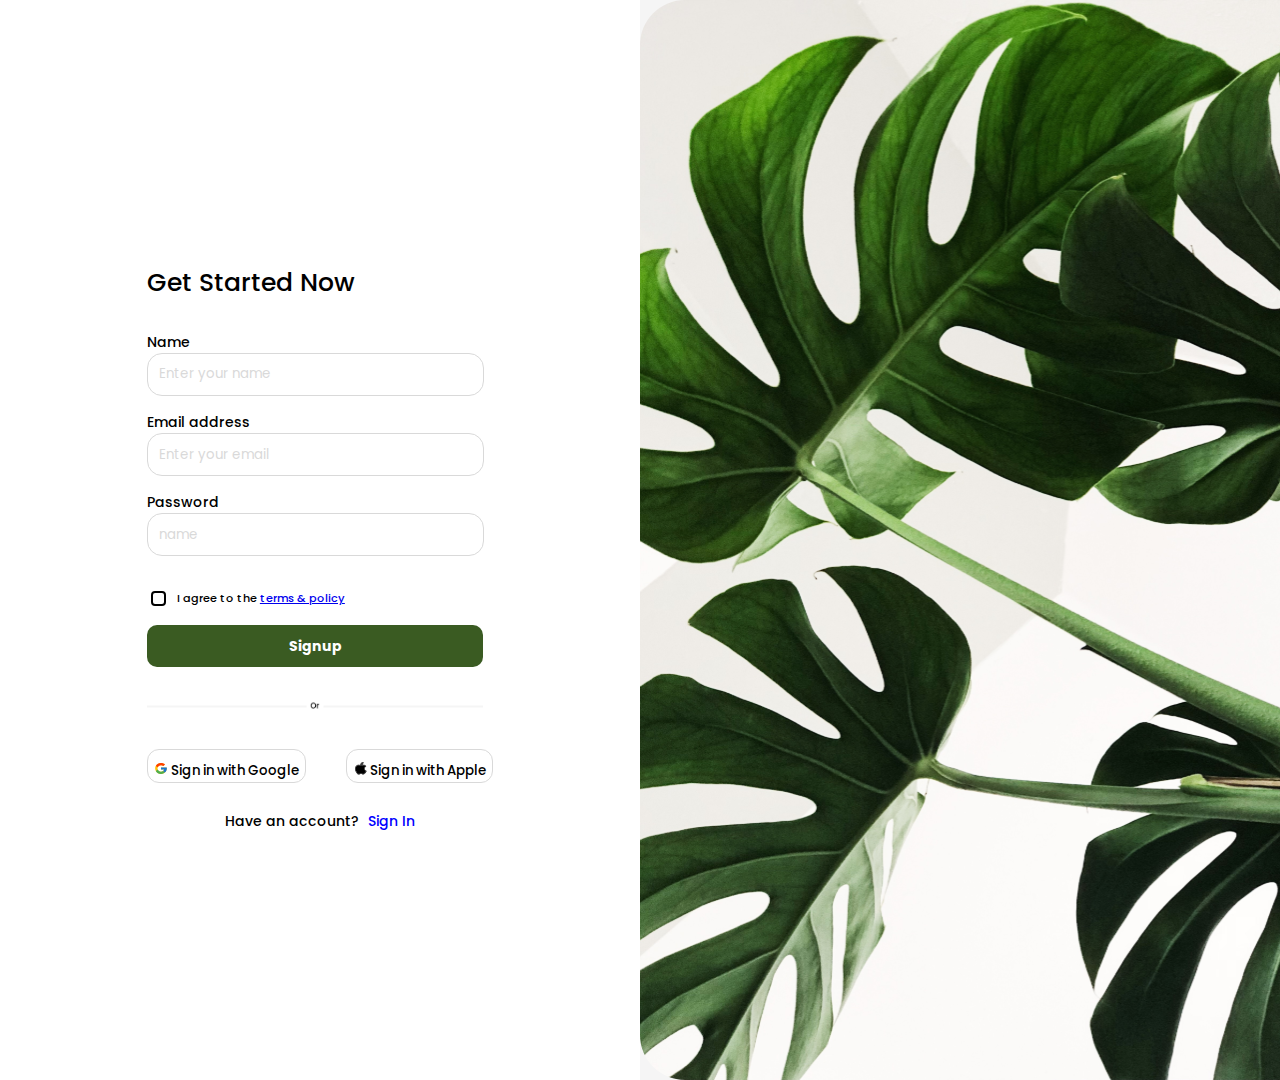
<file: index.html>
<!DOCTYPE html>
<html lang="en">
<head>
    <meta charset="UTF-8">
    <meta name="viewport" content="width=device-width, initial-scale=1.0">
    <title>Sign Up</title>
    <link rel="stylesheet" href="styles.css">
    <link rel="shortcut icon" href="form.png" type="image/x-icon">
    <link rel="preconnect" href="https://fonts.googleapis.com">
<link rel="preconnect" href="https://fonts.gstatic.com" crossorigin>
<link href="https://fonts.googleapis.com/css2?family=Cedarville+Cursive&family=Figtree:ital,wght@0,300..900;1,300..900&family=Poppins:ital,wght@0,100;0,200;0,300;0,400;0,500;0,600;0,700;0,800;0,900;1,100;1,200;1,300;1,400;1,500;1,600;1,700;1,800;1,900&family=Quattrocento+Sans:ital,wght@0,400;0,700;1,400;1,700&family=Quattrocento:wght@400;700&family=Roboto+Condensed:ital,wght@0,100..900;1,100..900&display=swap" rel="stylesheet">
</head>
<body>
    <div class="form-container">
        <div class="form-box">
            <h3>Get Started Now</h3>
            <form class="form-login">
                <div class="forms">
                    <label class="lil" for="Name">Name</label>
                    <input class="lils"  id="name" placeholder="Enter your name">
                </div>

                <div class="forms">
                    <label class="lil" for="Email address">Email address</label>
                    <input class="lils" id="Email address" placeholder="Enter your email">
                </div>

                <div class="forms">
                    <label class="lil" for="password">Password</label>
                    <input class="lils" type="password" placeholder="name">
                </div>
                <div class="forms-checkbox">
               <input type="checkbox" id="terms">
                    <label for="terms">I agree to the <a href="#">terms & policy</a></label>
                </div>
                <div class="btn">
                    <button class="btns">Signup</button>
                </div>
                <div class="line">
                    <img src="Frame 61.png" alt="">
                </div>
                <div class="google-apple-btn">

                 <div class="google-btn">
                    <button>
                <img src="icons8-google 1.svg" alt="">
                Sign in with Google
            </button>
                 </div>

                 <div class="apple-btn">
                    <button>
                    <img src="icons8-apple-logo 1.svg" alt="">
                        Sign in with Apple
                    </button>
                 </div>
                </div>
                <div class="form">
                    <p>Have an account?    <a href="signin.html" target="_blank" class="yes">Sign In</a></p>
                </div>
            </form>
           
        </div>
    </div>

    <div class="flower-container">
        <img class="flower" src="chris-lee-70l1tDAI6rM-unsplash 1.svg" alt="flower">
    </div>
</body>
</html>
</file>
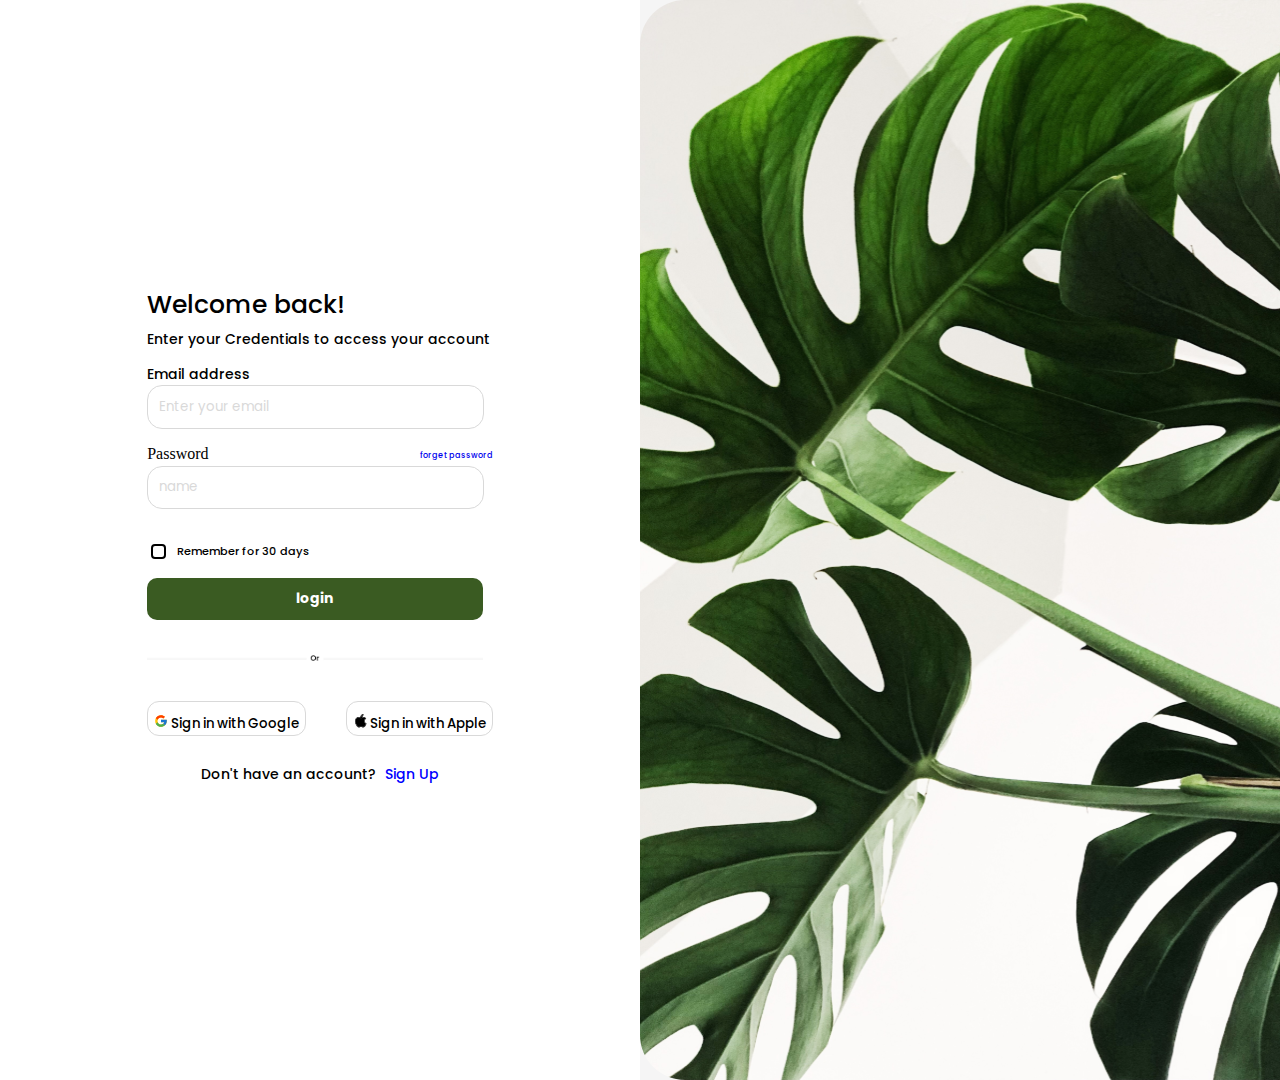
<file: signin.html>
<!DOCTYPE html>
<html lang="en">
<head>
    <meta charset="UTF-8">
    <meta name="viewport" content="width=device-width, initial-scale=1.0">
    <title>Sign in</title>
    <link rel="stylesheet" href="styles.css">
    <link rel="shortcut icon" href="form.png" type="image/x-icon">
    <link rel="preconnect" href="https://fonts.gstatic.com" crossorigin>
<link href="https://fonts.googleapis.com/css2?family=Cedarville+Cursive&family=Figtree:ital,wght@0,300..900;1,300..900&family=Poppins:ital,wght@0,100;0,200;0,300;0,400;0,500;0,600;0,700;0,800;0,900;1,100;1,200;1,300;1,400;1,500;1,600;1,700;1,800;1,900&family=Quattrocento+Sans:ital,wght@0,400;0,700;1,400;1,700&family=Quattrocento:wght@400;700&family=Roboto+Condensed:ital,wght@0,100..900;1,100..900&display=swap" rel="stylesheet">
</head>
<body>
        <div class="form-container">
            <div class="form-box">
                <h3 class="sign-up-h3">Welcome back!</h3>
                <p class="sign-up-p">Enter your Credentials to access your account</p>
                <form class="form-login">
                    <div class="forms">
                        <label class="lil" for="Email address">Email address</label>
                        <input class="lils" id="Email address" placeholder="Enter your email">
                    </div>
                    <div class="forms">
                        <label class="forget-password" for="password">Password <a href="#" class="tired">forget password</a> </label>
                        <input class="lils" type="password" placeholder="name">
                    </div>
                    <div class="forms-checkbox">
                   <input type="checkbox" id="terms">
                        <label for="terms">Remember for 30 days</label>
                    </div>
                    <div class="btn">
                        <button class="btns">login</button>
                    </div>
                    <div class="line">
                        <img src="Frame 61.png" alt="">
                    </div>
                    <div class="google-apple-btn">
    
                     <div class="google-btn">
                        <button>
                    <img src="icons8-google 1.svg" alt="">
                    Sign in with Google
                </button>
                     </div>
    
                     <div class="apple-btn">
                        <button>
                        <img src="icons8-apple-logo 1.svg" alt="">
                            Sign in with Apple
                        </button>
                     </div>
                    </div>
                    <div class="form">
                        <p> Don't have an account?  <a href="index.html" target="_blank" class="yes">Sign Up</a></p>
                    </div>
                </form>
               
            </div>
        </div>
    
        <div class="flower-container">
            <img class="flower" src="chris-lee-70l1tDAI6rM-unsplash 1.svg" alt="flower">
        </div>
    
</body>
</html>
</file>
<file: styles.css>
body{
    /* overflow-x: hidden; */
    background-color:whitesmoke;
    display: flex;
    height: 120vh;
    flex-direction: row;
    padding: 0;
    margin: 0;
    width: 100%;
}
.form-container{
    display: flex;
    justify-content: center;
    flex: 5;
    align-items: center;
    background-color:white;
}
.form-box h3{
    color:#000000;
    font-family: "Poppins", serif;
    font-weight: 500;
    line-height: 48px;
    font-size: 25px;
    letter-spacing: 0;
    /* margin: 0; */
}
.forms{
    padding-bottom: 1em;
}

.forms-checkbox label{
    white-space: nowrap;
}
.forms-checkbox{
    padding-top: 1em;
    display: flex;
    align-items: center;
    align-self: center;
    /* margin: 0 auto; */
}
.forms-checkbox label{
    color:#000000;
    font-family: "Poppins", serif;
    font-weight: 500;
    /* line-height: 13px; */
    font-size:0.7em;
    letter-spacing: 0;
}

input[type="checkbox"] {
    appearance: none; /* Remove default checkbox style */
    width: 15px;
    height: 15px;
    border: 2px solid #000000; /* Change border color */
    border-radius: 4px; /* Optional: for rounded corners */
    margin-right:0.8em;
}
.btn{
    padding-top: 1em;
}
.btns{
    border-radius: 10px;
    border: 1px;
    background-color: #3A5B22;
    width: 24em;
    padding: 0.8em;
    color: #FFFFFF ;
    font-family: "Poppins", serif;
    font-weight: 700;
    line-height: 19.5px;
    letter-spacing: 0;
    font-size: 14px;
}
.line img{
    padding-top: 2em;
    width: 21em;
}
.google-apple-btn{
    padding-top: 2em;
    display: flex;
    justify-content: space-between;
    align-items: center;
    text-align: center;
}
.google-apple-btn button{
    font-family: "Poppins", serif;
  font-weight: 500;
  line-height: 21px;
  letter-spacing: 0;
    color: #000000;
    border: 1px solid #D9D9D9;
    border-radius: 12px;
    padding-top: 0.8em;
    margin: 0 auto;
    background-color: #FFFFFF;
}
.google-apple-btn img{
    width: 1em;
}
.form p{
    padding-top: 1em;
    display: flex;
    justify-content: center;
    align-items: center;
    font-family: "Poppins", serif;
  font-weight: 500;
  line-height: 21px;
  letter-spacing: 0;
  font-size: 14px;
  color: #000000;
}
.yes{
    text-decoration: none;
    padding-left:0.7em ;
    color: blue;
}
.form-login .lil{
    display: flex;
    flex-direction: column;
    font-family: "Poppins", serif;
  font-weight: 500;
  line-height: 21px;
  letter-spacing: 0;
  font-size: 14px;
  color: #000000;
}
.form-login .lils{
    width: 23.5em;
    border-radius: 15px;
    padding: 0.8em;
    border: solid 1px #D9D9D9;
    font-family: "Poppins", serif;
  font-weight: 400;
}
.forget-password {
    display: flex;
    flex-direction: row;
    justify-content: space-between;
    
}
.tired{
    text-decoration: none;
    font-family: "Poppins", serif;
    font-weight: 500;
    line-height: 21px;
    letter-spacing: 0;
    font-size:8px;
}
::placeholder{
    color: #D9D9D9;
}
.flower-container{
    overflow: hidden;
}
.flower{
        width: 40em;
        height: 120vh;
        object-fit: cover;
        border-top-left-radius: 45px;
        border-bottom-left-radius: 45px;
    background-color:whitesmoke;
    /* flex: 6; */
}
.form-box{
    width: 54%;
    background-color: white;
}

.sign-up-p{
    margin: 0;
    padding-bottom: 1em;
    font-family: "Poppins", serif;
  font-weight: 500;
  line-height: 21px;
  letter-spacing: 0;
  font-size: 14px;
  color: #000000;
}
.sign-up-h3{
    color:#000000;
    font-family: "Poppins", serif;
    font-weight: 500;
    line-height: 48px;
    font-size: 25px;
    letter-spacing: 0;
    margin: 0;
    padding: 0;
}
@media screen and (max-width:600px){
    .form-container{
        background-image: url('chris-lee-70l1tDAI6rM-unsplash\ 1.svg');
        background-repeat: no-repeat;
        background-size: cover;
        height: 120vh;
        width: 100%;
    }
    .overlay{
        display: flex;
        flex: 2;
    background-color:rgb(0,0,0,0.89);
    }
    .flower-container{
        display: none;
    }
    .form-box{
        border-radius: 10px;
        display: flex;
        flex-direction: column;
        justify-content: center;
        align-items: center;
        width: 90%;
    }
    .google-apple-btn{
        justify-content:space-evenly;
        /* padding: 2em; */
        
    }
}
</file>
